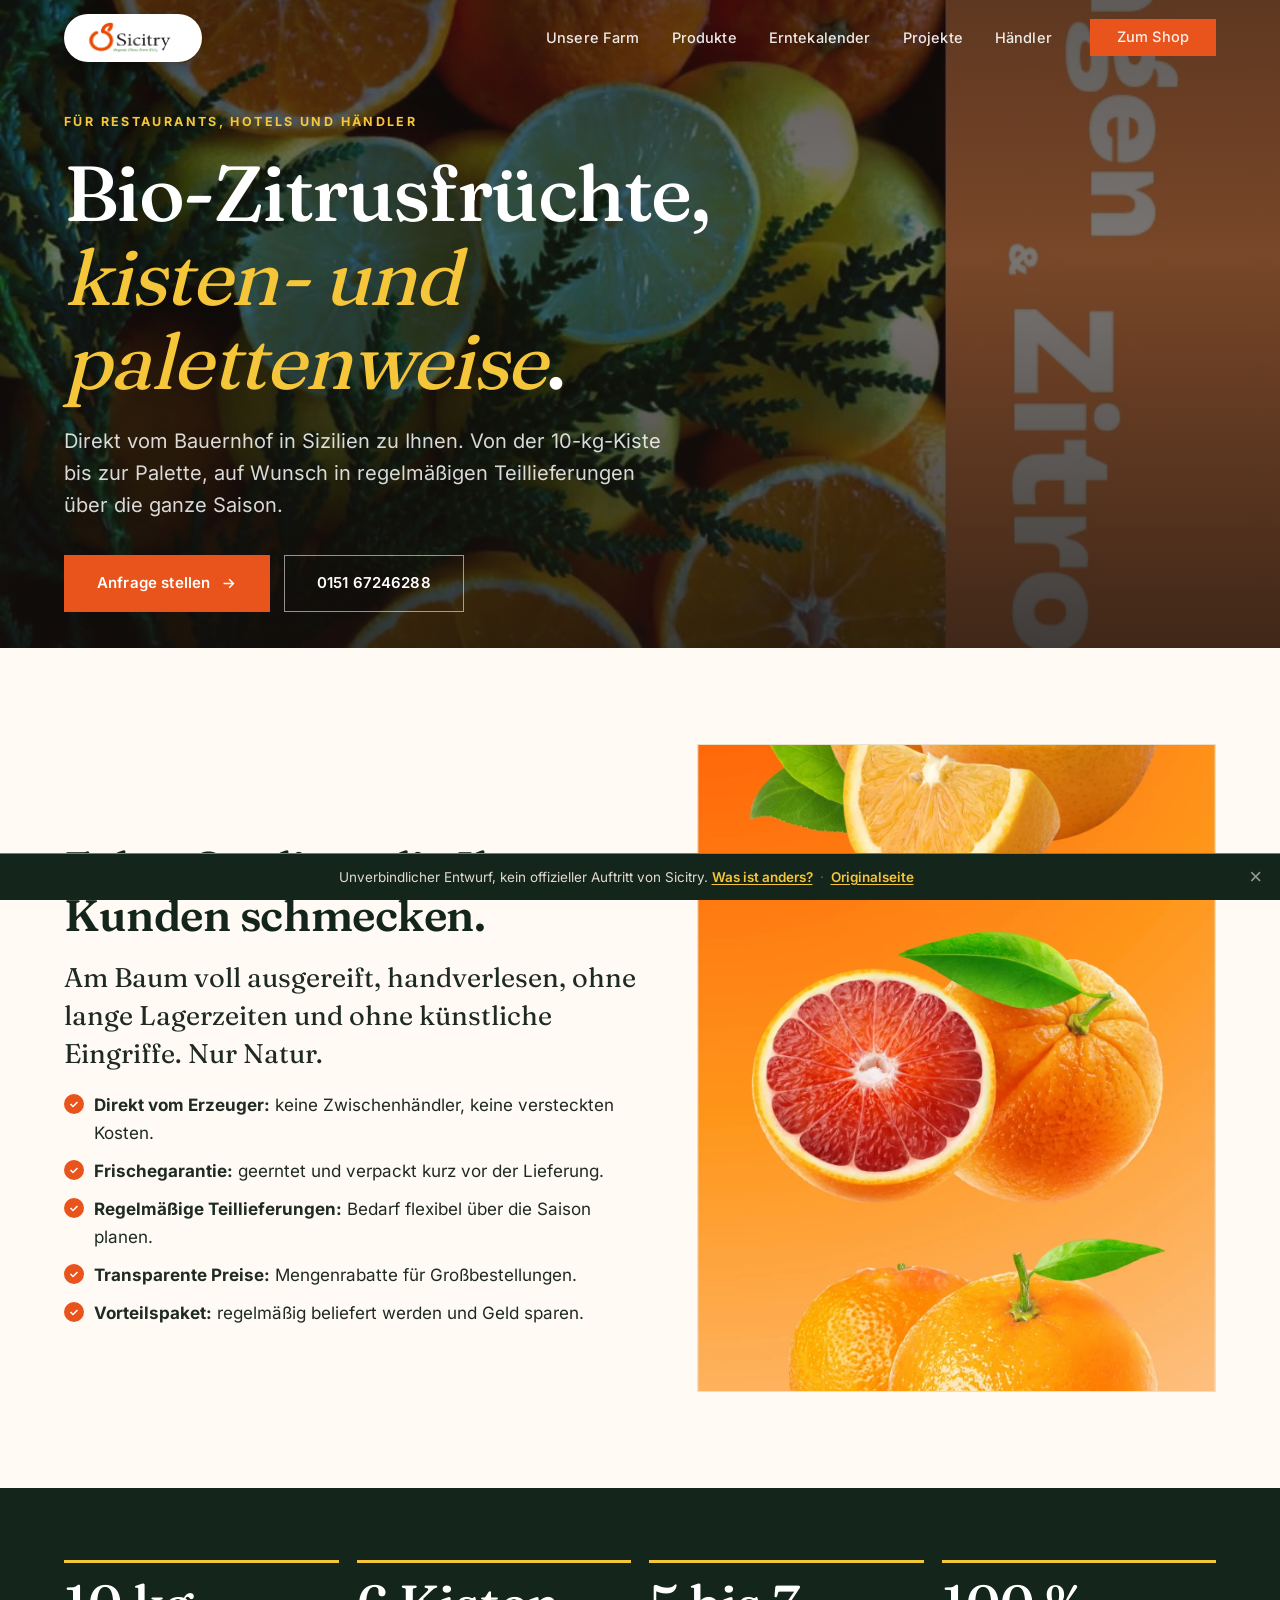
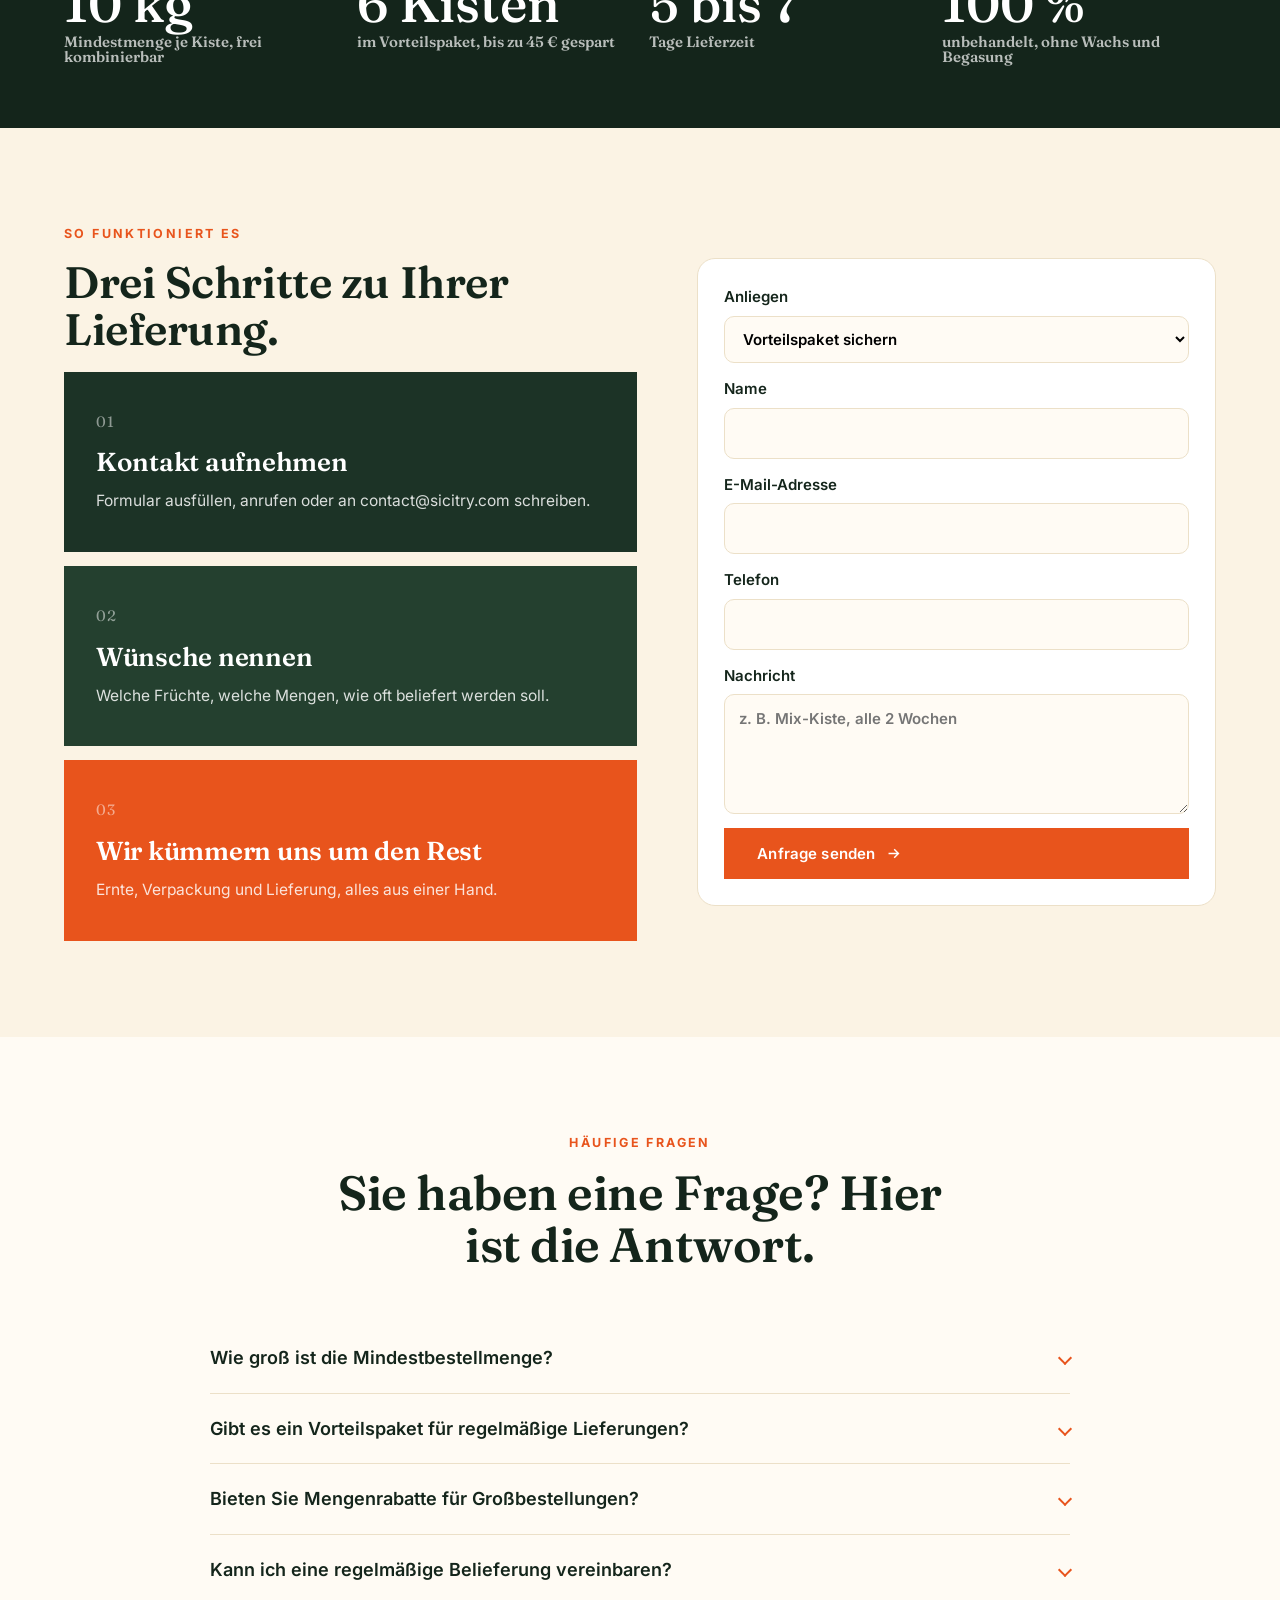
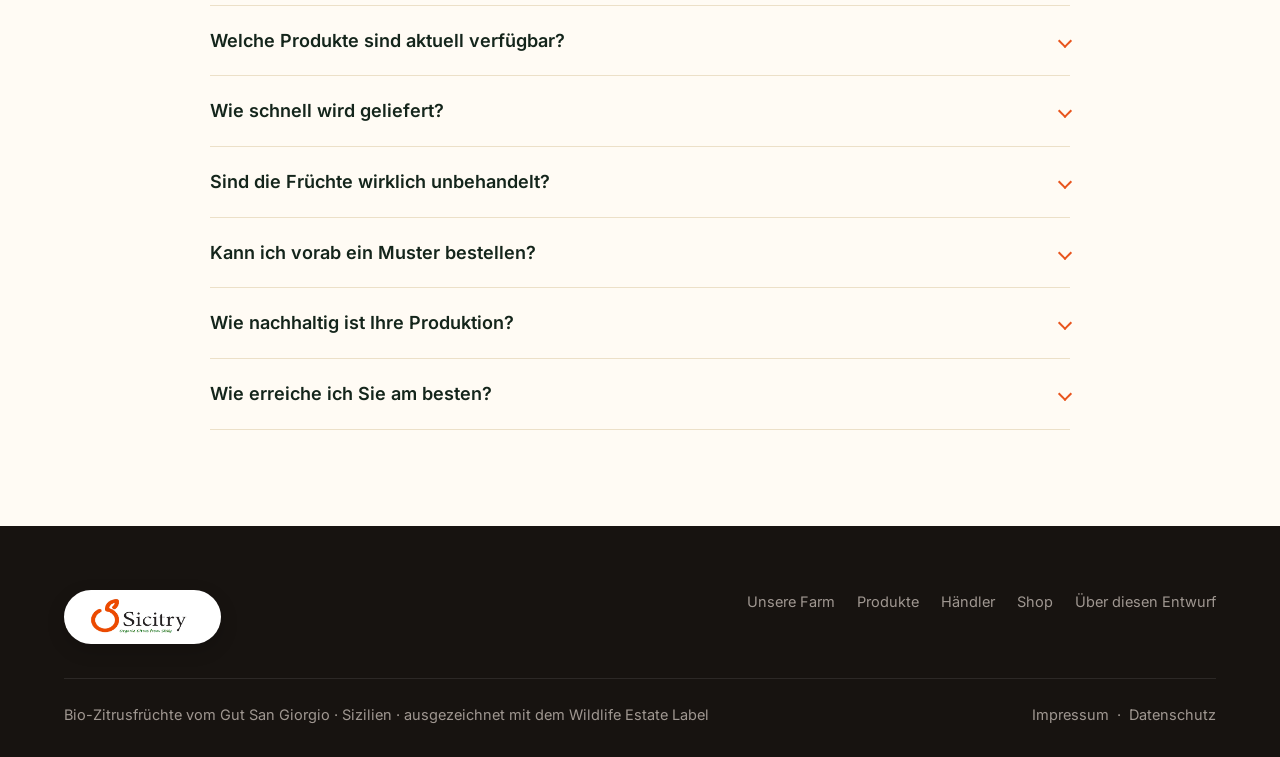
<file: haendler.html>
<!doctype html>
<html lang="de">
<head>
<meta charset="utf-8">
<meta name="viewport" content="width=device-width, initial-scale=1, viewport-fit=cover">
<meta name="robots" content="noindex, nofollow">
<title>Für Händler &amp; Gastronomie | Sicitry</title>
<meta name="description" content="Bio-Zitrusfrüchte in Großbestellung für Restaurants, Hotels und Händler: kisten- und palettenweise, mit regelmäßigen Teillieferungen über die ganze Saison.">
<link rel="stylesheet" href="css/site.css?v=1">
<link rel="stylesheet" href="css/sicitry.css?v=1">
<script type="application/ld+json">
{"@context":"https://schema.org","@type":"FAQPage","mainEntity":[
{"@type":"Question","name":"Wie groß ist die Mindestbestellmenge?","acceptedAnswer":{"@type":"Answer","text":"10 kg pro Kiste, frei zusammenstellbar aus den saisonalen Bio-Zitrusfrüchten."}},
{"@type":"Question","name":"Gibt es ein Vorteilspaket?","acceptedAnswer":{"@type":"Answer","text":"Ja, 6 x 10-kg-Kisten, bis zu 45 € gespart, Lieferung auf einmal oder zum Beispiel alle zwei Wochen."}},
{"@type":"Question","name":"Wie schnell wird geliefert?","acceptedAnswer":{"@type":"Answer","text":"In der Regel in etwa 5 bis 7 Tagen."}},
{"@type":"Question","name":"Sind die Früchte wirklich unbehandelt?","acceptedAnswer":{"@type":"Answer","text":"Ja, ohne künstliche Begasung oder Wachse, mit natürlicher Schale direkt vom Baum."}}]}
</script>
</head>
<body>
<a href="#inhalt" class="skip">Zum Inhalt springen</a>

<!-- #chrome:header -->
<header class="nav" id="nav">
  <div class="wrap">
    <a href="index.html#top" class="brand brand--logo" aria-label="Sicitry Startseite"><img src="media/Logo-Sisitry-.webp" alt="Sicitry, Organic Citrus from Sicily" width="882" height="283"></a>
    <nav class="nav__links" aria-label="Hauptnavigation">
      <a href="index.html#farm">Unsere Farm</a>
      <a href="index.html#produkte">Produkte</a>
      <a href="index.html#ernte">Erntekalender</a>
      <a href="index.html#projekte">Projekte</a>
      <a href="haendler.html">Händler</a>
      <a href="https://sicitry.com/shop/" class="btn nav__cta btn--primary" target="_blank" rel="noopener">Zum Shop</a>
    </nav>
    <button class="burger" id="burger" aria-label="Menü öffnen" aria-expanded="false"><span></span><span></span><span></span></button>
  </div>
</header>
<nav class="mmenu" id="mmenu" aria-label="Mobile Navigation" inert>
  <div class="mmenu__top">
    <a href="index.html#top" class="mmenu__logo brand--logo" aria-label="Sicitry Startseite"><img src="media/Logo-Sisitry-.webp" alt="Sicitry" width="882" height="283"></a>
    <button class="mmenu__x" id="mclose" aria-label="Menü schließen"></button>
  </div>
  <div class="mmenu__links">
    <a href="index.html#farm"><span class="n">01</span>Unsere Farm</a>
    <a href="index.html#produkte"><span class="n">02</span>Produkte</a>
    <a href="index.html#ernte"><span class="n">03</span>Erntekalender</a>
    <a href="index.html#projekte"><span class="n">04</span>Projekte</a>
    <a href="haendler.html"><span class="n">05</span>Händler</a>
  </div>
  <div class="mmenu__foot">
    <a class="btn btn--primary" href="https://sicitry.com/shop/" target="_blank" rel="noopener">Jetzt bestellen
      <svg viewBox="0 0 24 24" fill="none" stroke="currentColor" stroke-width="2"><path d="M5 12h14M13 6l6 6-6 6"/></svg></a>
    <div class="mmenu__contact">
      <a href="mailto:contact@sicitry.com"><svg viewBox="0 0 24 24" fill="none" stroke="currentColor" stroke-width="1.8"><rect x="3" y="5" width="18" height="14" rx="2"/><path d="m3 7 9 6 9-6"/></svg>contact@sicitry.com</a>
      <a href="tel:+4915167246288"><svg viewBox="0 0 24 24" fill="none" stroke="currentColor" stroke-width="1.8"><path d="M4 5c0 8 7 15 15 15v-3.5l-4-1.5-2 2a12 12 0 0 1-6-6l2-2L7.5 5H4Z"/></svg>0151 67246288</a>
    </div>
    <div class="mmenu__meta">Gut San Giorgio &middot; zwischen Ätna und Meer, Sizilien</div>
  </div>
</nav>
<!-- /#chrome:header -->

<section class="hero" id="top" style="min-height:72svh">
  <div class="hero__bg" id="heroBg" style="background-image:url('media/Beste-Orangen-Zitonen.webp')"></div>
  <div class="wrap">
    <div class="hero__inner">
      <div class="eyebrow hero__eyebrow h-anim">Für Restaurants, Hotels und Händler</div>
      <h1 class="h-anim">Bio-Zitrusfrüchte, <em>kisten- und palettenweise</em>.</h1>
      <p class="hero__sub h-anim">Direkt vom Bauernhof in Sizilien zu Ihnen. Von der 10-kg-Kiste bis zur Palette, auf Wunsch in regelmäßigen Teillieferungen über die ganze Saison.</p>
      <div class="hero__cta h-anim">
        <a href="#anfrage" class="btn btn--primary">Anfrage stellen
          <svg viewBox="0 0 24 24" fill="none" stroke="currentColor" stroke-width="2"><path d="M5 12h14M13 6l6 6-6 6"/></svg></a>
        <a href="tel:+4915167246288" class="btn btn--ghost">0151 67246288</a>
      </div>
    </div>
  </div>
</section>

<section class="section" id="inhalt">
  <div class="wrap split">
    <div>
      <div class="eyebrow reveal">Warum San Giorgio</div>
      <h2 class="reveal" style="font-size:clamp(28px,4.4vw,44px);color:var(--espresso);margin-top:14px">Echte Qualität, die Ihre Kunden schmecken.</h2>
      <p class="lead reveal" style="margin-top:20px">Am Baum voll ausgereift, handverlesen, ohne lange Lagerzeiten und ohne künstliche Eingriffe. Nur Natur.</p>
      <ul class="list-check reveal">
        <li><span><b>Direkt vom Erzeuger:</b> keine Zwischenhändler, keine versteckten Kosten.</span></li>
        <li><span><b>Frischegarantie:</b> geerntet und verpackt kurz vor der Lieferung.</span></li>
        <li><span><b>Regelmäßige Teillieferungen:</b> Bedarf flexibel über die Saison planen.</span></li>
        <li><span><b>Transparente Preise:</b> Mengenrabatte für Großbestellungen.</span></li>
        <li><span><b>Vorteilspaket:</b> regelmäßig beliefert werden und Geld sparen.</span></li>
      </ul>
    </div>
    <picture class="reveal"><img class="split__media" src="media/Orangen-Sicitry-scaled.webp" alt="Frisch geerntete Orangen von Sicitry" width="1200" height="900" loading="lazy" decoding="async" style="object-fit:cover"></picture>
  </div>
</section>

<section class="section section--espresso" style="padding-top:64px;padding-bottom:64px">
  <div class="wrap">
    <div class="stats">
      <div class="stat reveal"><b>10 kg</b><span>Mindestmenge je Kiste, frei kombinierbar</span></div>
      <div class="stat reveal"><b>6 Kisten</b><span>im Vorteilspaket, bis zu 45 € gespart</span></div>
      <div class="stat reveal"><b>5 bis 7</b><span>Tage Lieferzeit</span></div>
      <div class="stat reveal"><b>100 %</b><span>unbehandelt, ohne Wachs und Begasung</span></div>
    </div>
  </div>
</section>

<section class="section section--latte" id="anfrage">
  <div class="wrap split">
    <div class="reveal">
      <div class="eyebrow">So funktioniert es</div>
      <h2 style="font-size:clamp(28px,4.4vw,44px);color:var(--espresso);margin:14px 0 18px">Drei Schritte zu Ihrer Lieferung.</h2>
      <div class="svcs" style="grid-template-columns:1fr;gap:14px">
        <article class="svc"><div class="svc__n">01</div><h3>Kontakt aufnehmen</h3><p>Formular ausfüllen, anrufen oder an contact@sicitry.com schreiben.</p></article>
        <article class="svc"><div class="svc__n">02</div><h3>Wünsche nennen</h3><p>Welche Früchte, welche Mengen, wie oft beliefert werden soll.</p></article>
        <article class="svc"><div class="svc__n">03</div><h3>Wir kümmern uns um den Rest</h3><p>Ernte, Verpackung und Lieferung, alles aus einer Hand.</p></article>
      </div>
    </div>
    <form class="form reveal" action="mailto:contact@sicitry.com" method="post" enctype="text/plain">
      <label>Anliegen<select name="anliegen"><option>Vorteilspaket sichern</option><option>Individuelle Lieferungen</option><option>Großbestellung</option></select></label>
      <label>Name<input name="name" autocomplete="name" required></label>
      <label>E-Mail-Adresse<input type="email" name="email" autocomplete="email" required></label>
      <label>Telefon<input type="tel" name="telefon" autocomplete="tel"></label>
      <label>Nachricht<textarea name="nachricht" placeholder="z. B. Mix-Kiste, alle 2 Wochen"></textarea></label>
      <button class="btn btn--primary" type="submit">Anfrage senden
        <svg viewBox="0 0 24 24" fill="none" stroke="currentColor" stroke-width="2"><path d="M5 12h14M13 6l6 6-6 6"/></svg></button>
    </form>
  </div>
</section>

<section class="section" id="faq">
  <div class="wrap">
    <div class="shead center reveal">
      <div class="eyebrow">Häufige Fragen</div>
      <h2>Sie haben eine Frage? Hier ist die Antwort.</h2>
    </div>
    <div class="faq">
      <details class="reveal"><summary>Wie groß ist die Mindestbestellmenge?</summary><p>10 kg pro Kiste. Sie stellen die Kiste aus unseren saisonalen Bio-Zitrusfrüchten nach Wunsch zusammen.</p></details>
      <details class="reveal"><summary>Gibt es ein Vorteilspaket für regelmäßige Lieferungen?</summary><p>Ja: 6 x 10-kg-Kisten, bis zu 45 € gespart. Wählen Sie zwischen Zitrus-Mix-Kiste und Orangen-Kiste, und ob alles auf einmal oder zum Beispiel alle 2 Wochen kommt.</p></details>
      <details class="reveal"><summary>Bieten Sie Mengenrabatte für Großbestellungen?</summary><p>Ja, für Palettenmengen gibt es individuelle Rabatte. Rufen Sie an unter 0151 67246288.</p></details>
      <details class="reveal"><summary>Kann ich eine regelmäßige Belieferung vereinbaren?</summary><p>Absolut. Mit dem Vorteilspaket oder individuell geplanten Teillieferungen sind Sie die ganze Saison versorgt.</p></details>
      <details class="reveal"><summary>Welche Produkte sind aktuell verfügbar?</summary><p>Je nach Saison blonde Orangen, Blutorangen, Zitronen, Clementinen und Limetten, dazu Granatäpfel und Olivenöl.</p></details>
      <details class="reveal"><summary>Wie schnell wird geliefert?</summary><p>In der Regel in 5 bis 7 Tagen. Teillieferungen stimmen wir individuell mit Ihnen ab.</p></details>
      <details class="reveal"><summary>Sind die Früchte wirklich unbehandelt?</summary><p>Ja, zu 100 Prozent: ohne künstliche Begasung, ohne Wachs, mit natürlicher Schale direkt vom Baum.</p></details>
      <details class="reveal"><summary>Kann ich vorab ein Muster bestellen?</summary><p>Gern. Testen Sie zuerst eine kleinere Menge und überzeugen Sie sich von der Qualität.</p></details>
      <details class="reveal"><summary>Wie nachhaltig ist Ihre Produktion?</summary><p>Seit über 15 Jahren biologisch, darüber hinaus regenerativ. Ausgezeichnet mit dem Wildlife Estate Label.</p></details>
      <details class="reveal"><summary>Wie erreiche ich Sie am besten?</summary><p>Telefonisch unter 0151 67246288. Georg berät Sie persönlich.</p></details>
    </div>
  </div>
</section>

<!-- #chrome:footer -->
<footer class="foot">
  <div class="wrap">
    <div class="foot__top">
      <a href="index.html#top" class="brand brand--logo"><img src="media/Logo-Sisitry-.webp" alt="Sicitry" width="882" height="283"></a>
      <nav class="foot__nav" aria-label="Footer">
        <a href="index.html#farm">Unsere Farm</a>
        <a href="index.html#produkte">Produkte</a>
        <a href="haendler.html">Händler</a>
        <a href="https://sicitry.com/shop/" target="_blank" rel="noopener">Shop</a>
        <a href="hinweise.html">Über diesen Entwurf</a>
      </nav>
    </div>
    <div class="foot__bottom">
      <span>Bio-Zitrusfrüchte vom Gut San Giorgio &middot; Sizilien &middot; ausgezeichnet mit dem Wildlife Estate Label</span>
      <span><a href="https://sicitry.com/impressum/" target="_blank" rel="noopener">Impressum</a> &nbsp;&middot;&nbsp; <a href="https://sicitry.com/datenschutz/" target="_blank" rel="noopener">Datenschutz</a></span>
    </div>
  </div>
</footer>
<!-- /#chrome:footer -->

<!-- #chrome:demobar -->
<div class="demobar" id="demobar">
  <span>Unverbindlicher Entwurf, kein offizieller Auftritt von Sicitry. <a href="hinweise.html">Was ist anders?</a> <span class="demobar__sep">&middot;</span> <a href="https://sicitry.com/" target="_blank" rel="noopener">Originalseite</a></span>
  <button id="demoClose" aria-label="Hinweis schließen">&times;</button>
</div>
<!-- /#chrome:demobar -->

<script src="js/site.js?v=1"></script>
</body>
</html>
</file>
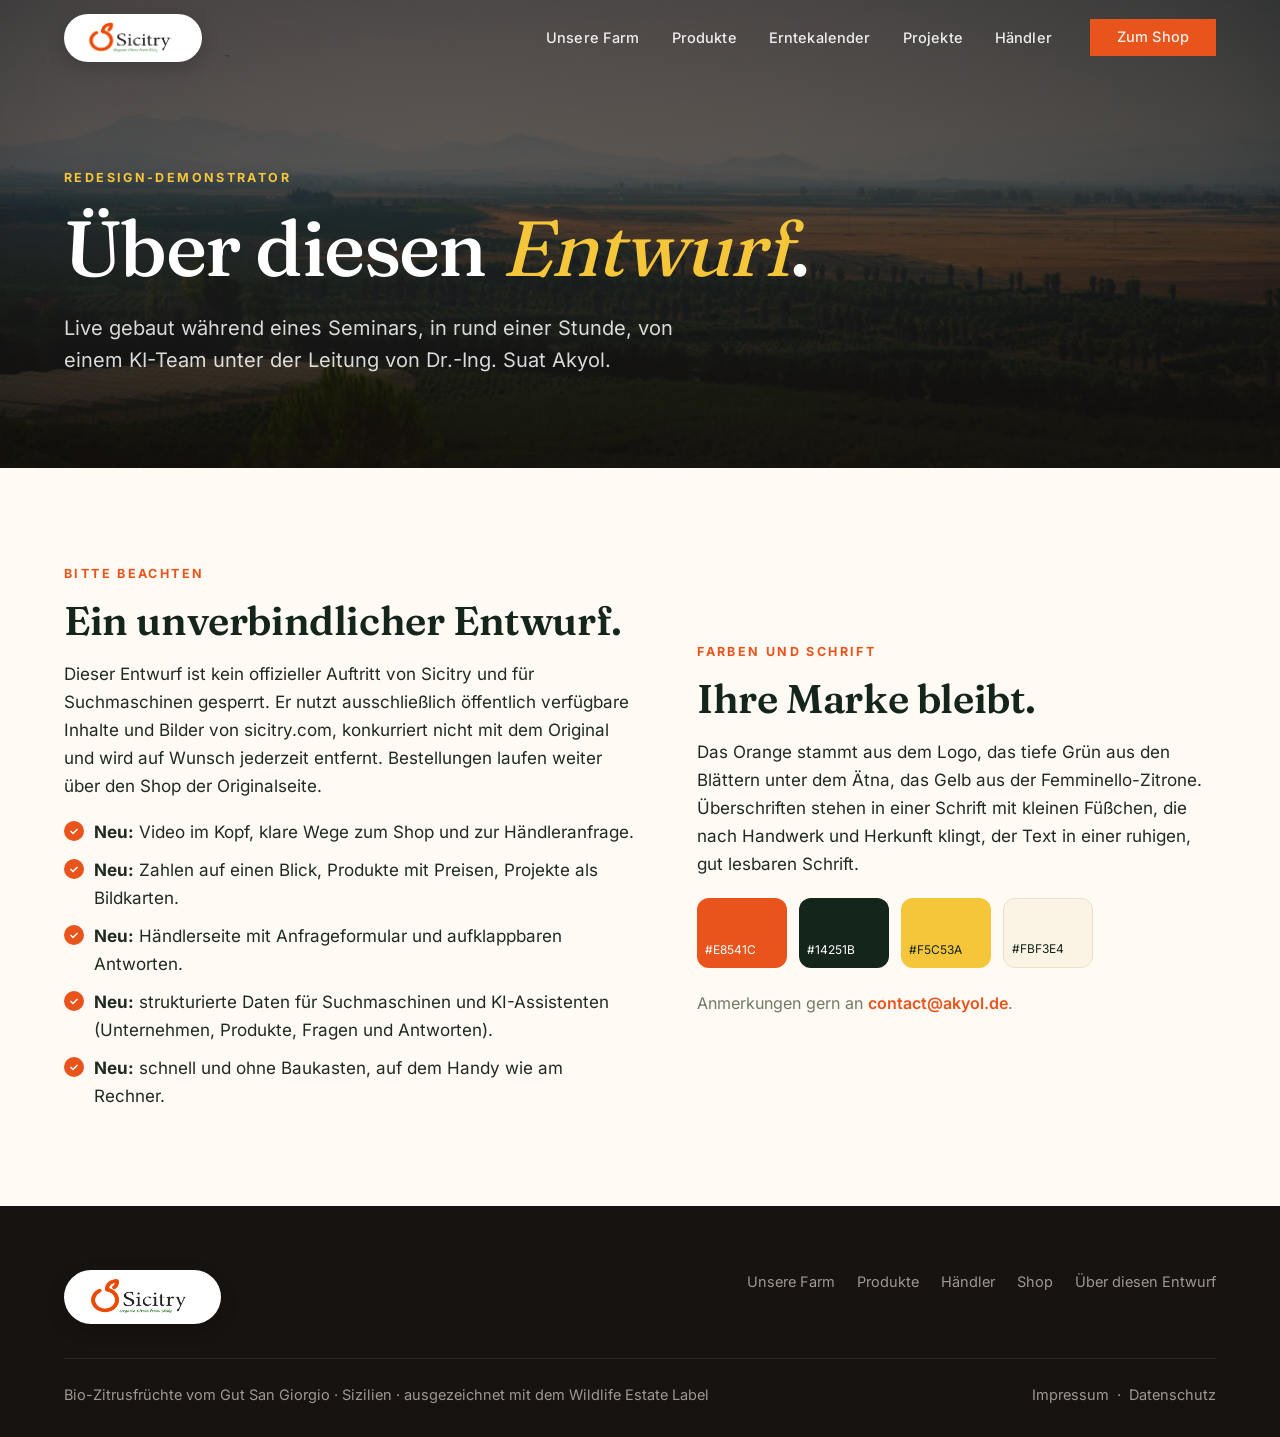
<file: hinweise.html>
<!doctype html>
<html lang="de">
<head>
<meta charset="utf-8">
<meta name="viewport" content="width=device-width, initial-scale=1, viewport-fit=cover">
<meta name="robots" content="noindex, nofollow">
<title>Über diesen Entwurf | Sicitry Redesign</title>
<link rel="stylesheet" href="css/site.css?v=1">
<link rel="stylesheet" href="css/sicitry.css?v=1">
</head>
<body>
<!-- #chrome:header -->
<header class="nav" id="nav">
  <div class="wrap">
    <a href="index.html#top" class="brand brand--logo" aria-label="Sicitry Startseite"><img src="media/Logo-Sisitry-.webp" alt="Sicitry, Organic Citrus from Sicily" width="882" height="283"></a>
    <nav class="nav__links" aria-label="Hauptnavigation">
      <a href="index.html#farm">Unsere Farm</a>
      <a href="index.html#produkte">Produkte</a>
      <a href="index.html#ernte">Erntekalender</a>
      <a href="index.html#projekte">Projekte</a>
      <a href="haendler.html">Händler</a>
      <a href="https://sicitry.com/shop/" class="btn nav__cta btn--primary" target="_blank" rel="noopener">Zum Shop</a>
    </nav>
    <button class="burger" id="burger" aria-label="Menü öffnen" aria-expanded="false"><span></span><span></span><span></span></button>
  </div>
</header>
<nav class="mmenu" id="mmenu" aria-label="Mobile Navigation" inert>
  <div class="mmenu__top">
    <a href="index.html#top" class="mmenu__logo brand--logo" aria-label="Sicitry Startseite"><img src="media/Logo-Sisitry-.webp" alt="Sicitry" width="882" height="283"></a>
    <button class="mmenu__x" id="mclose" aria-label="Menü schließen"></button>
  </div>
  <div class="mmenu__links">
    <a href="index.html#farm"><span class="n">01</span>Unsere Farm</a>
    <a href="index.html#produkte"><span class="n">02</span>Produkte</a>
    <a href="index.html#ernte"><span class="n">03</span>Erntekalender</a>
    <a href="index.html#projekte"><span class="n">04</span>Projekte</a>
    <a href="haendler.html"><span class="n">05</span>Händler</a>
  </div>
  <div class="mmenu__foot">
    <a class="btn btn--primary" href="https://sicitry.com/shop/" target="_blank" rel="noopener">Jetzt bestellen
      <svg viewBox="0 0 24 24" fill="none" stroke="currentColor" stroke-width="2"><path d="M5 12h14M13 6l6 6-6 6"/></svg></a>
    <div class="mmenu__contact">
      <a href="mailto:contact@sicitry.com"><svg viewBox="0 0 24 24" fill="none" stroke="currentColor" stroke-width="1.8"><rect x="3" y="5" width="18" height="14" rx="2"/><path d="m3 7 9 6 9-6"/></svg>contact@sicitry.com</a>
      <a href="tel:+4915167246288"><svg viewBox="0 0 24 24" fill="none" stroke="currentColor" stroke-width="1.8"><path d="M4 5c0 8 7 15 15 15v-3.5l-4-1.5-2 2a12 12 0 0 1-6-6l2-2L7.5 5H4Z"/></svg>0151 67246288</a>
    </div>
    <div class="mmenu__meta">Gut San Giorgio &middot; zwischen Ätna und Meer, Sizilien</div>
  </div>
</nav>
<!-- /#chrome:header -->

<section class="hero" style="min-height:52svh">
  <div class="hero__bg" id="heroBg" style="background-image:url('media/Wo-der-Etna-seine-Fruechte-traegt-1.webp')"></div>
  <div class="wrap">
    <div class="hero__inner">
      <div class="eyebrow hero__eyebrow h-anim">Redesign-Demonstrator</div>
      <h1 class="h-anim">Über diesen <em>Entwurf</em>.</h1>
      <p class="hero__sub h-anim">Live gebaut während eines Seminars, in rund einer Stunde, von einem KI-Team unter der Leitung von Dr.-Ing. Suat Akyol.</p>
    </div>
  </div>
</section>

<section class="section">
  <div class="wrap split">
    <div class="reveal">
      <div class="eyebrow">Bitte beachten</div>
      <h2 style="font-size:clamp(26px,4vw,40px);color:var(--espresso);margin:14px 0 18px">Ein unverbindlicher Entwurf.</h2>
      <p>Dieser Entwurf ist kein offizieller Auftritt von Sicitry und für Suchmaschinen gesperrt. Er nutzt ausschließlich öffentlich verfügbare Inhalte und Bilder von sicitry.com, konkurriert nicht mit dem Original und wird auf Wunsch jederzeit entfernt. Bestellungen laufen weiter über den Shop der Originalseite.</p>
      <ul class="list-check">
        <li><span><b>Neu:</b> Video im Kopf, klare Wege zum Shop und zur Händleranfrage.</span></li>
        <li><span><b>Neu:</b> Zahlen auf einen Blick, Produkte mit Preisen, Projekte als Bildkarten.</span></li>
        <li><span><b>Neu:</b> Händlerseite mit Anfrageformular und aufklappbaren Antworten.</span></li>
        <li><span><b>Neu:</b> strukturierte Daten für Suchmaschinen und KI-Assistenten (Unternehmen, Produkte, Fragen und Antworten).</span></li>
        <li><span><b>Neu:</b> schnell und ohne Baukasten, auf dem Handy wie am Rechner.</span></li>
      </ul>
    </div>
    <div class="reveal">
      <div class="eyebrow">Farben und Schrift</div>
      <h2 style="font-size:clamp(26px,4vw,40px);color:var(--espresso);margin:14px 0 18px">Ihre Marke bleibt.</h2>
      <p>Das Orange stammt aus dem Logo, das tiefe Grün aus den Blättern unter dem Ätna, das Gelb aus der Femminello-Zitrone. Überschriften stehen in einer Schrift mit kleinen Füßchen, die nach Handwerk und Herkunft klingt, der Text in einer ruhigen, gut lesbaren Schrift.</p>
      <div style="display:flex;gap:12px;margin-top:20px;flex-wrap:wrap">
        <span style="width:90px;height:70px;border-radius:12px;background:#e8541c;color:#fff;display:flex;align-items:flex-end;padding:8px;font-size:12px">#E8541C</span>
        <span style="width:90px;height:70px;border-radius:12px;background:#14251b;color:#fff;display:flex;align-items:flex-end;padding:8px;font-size:12px">#14251B</span>
        <span style="width:90px;height:70px;border-radius:12px;background:#f5c53a;color:#14251b;display:flex;align-items:flex-end;padding:8px;font-size:12px">#F5C53A</span>
        <span style="width:90px;height:70px;border-radius:12px;background:#fbf3e4;color:#14251b;display:flex;align-items:flex-end;padding:8px;font-size:12px;border:1px solid #ece0c8">#FBF3E4</span>
      </div>
      <p class="muted" style="margin-top:22px">Anmerkungen gern an <a href="mailto:contact@akyol.de" style="color:var(--mocha);font-weight:600">contact@akyol.de</a>.</p>
    </div>
  </div>
</section>

<!-- #chrome:footer -->
<footer class="foot">
  <div class="wrap">
    <div class="foot__top">
      <a href="index.html#top" class="brand brand--logo"><img src="media/Logo-Sisitry-.webp" alt="Sicitry" width="882" height="283"></a>
      <nav class="foot__nav" aria-label="Footer">
        <a href="index.html#farm">Unsere Farm</a>
        <a href="index.html#produkte">Produkte</a>
        <a href="haendler.html">Händler</a>
        <a href="https://sicitry.com/shop/" target="_blank" rel="noopener">Shop</a>
        <a href="hinweise.html">Über diesen Entwurf</a>
      </nav>
    </div>
    <div class="foot__bottom">
      <span>Bio-Zitrusfrüchte vom Gut San Giorgio &middot; Sizilien &middot; ausgezeichnet mit dem Wildlife Estate Label</span>
      <span><a href="https://sicitry.com/impressum/" target="_blank" rel="noopener">Impressum</a> &nbsp;&middot;&nbsp; <a href="https://sicitry.com/datenschutz/" target="_blank" rel="noopener">Datenschutz</a></span>
    </div>
  </div>
</footer>
<!-- /#chrome:footer -->

<script src="js/site.js?v=1"></script>
</body>
</html>
</file>
<file: css/site.css>
/* =========================================================================
   Cafe Trotzdem - Redesign-Demonstrator
   Vanilla CSS. Coral-Akzent (#fb5849) der Originalseite beibehalten.
   Schriften self-hosted (Fraunces Display + Inter Body), kein Google-CDN.
   ========================================================================= */

@font-face{font-family:'Fraunces';src:url('../font/fraunces.woff2') format('woff2');font-weight:300 700;font-style:normal;font-display:swap}
@font-face{font-family:'Inter';src:url('../font/inter.woff2') format('woff2');font-weight:300 700;font-style:normal;font-display:swap}

:root{
  --espresso:#1e1a18;   /* dunkle Sektionen, Hero, Footer, Text-Headings */
  --roast:#2a2320;      /* Service-Karte 1 */
  --bark:#3a302b;       /* Service-Karte 2 */
  --mocha:#fb5849;      /* AKZENT (Original-Coral): CTA, Eyebrow, Punkt */
  --mocha-d:#e23f31;    /* Akzent dunkler (Hover) */
  --caramel:#e8a15d;    /* warmes Gold-Sekundaer (Hero-Kursiv, Eyebrow auf dunkel) */
  --crema:#ecdfd0;      /* helles Warm */
  --latte:#f4ece2;      /* Sektions-BG hell-warm */
  --cream:#fcf8f3;      /* Grund-BG off-white */
  --ink:#2a211d;        /* Fliesstext auf hell */
  --muted:#8a7a6e;      /* gedaempfter Warmton */
  --line:#e8ddd0;       /* Haarlinie */
  --white:#fff;
  --wrap:1200px;
  --ease:cubic-bezier(.22,1,.36,1);
  --nav-h:76px;
}

*,*::before,*::after{box-sizing:border-box}
html{-webkit-text-size-adjust:100%;scroll-behavior:smooth}
html,*{-webkit-tap-highlight-color:transparent}
body{
  margin:0;background:var(--cream);color:var(--ink);
  font-family:'Inter',system-ui,-apple-system,Segoe UI,sans-serif;
  font-size:17px;line-height:1.65;font-weight:400;
  -webkit-font-smoothing:antialiased;text-rendering:optimizeLegibility;
  overflow-x:clip;overflow-wrap:break-word;
}
::selection{background:rgba(251,88,73,.20)}::-moz-selection{background:rgba(251,88,73,.20)}
img{max-width:100%;height:auto;display:block}
a{color:inherit;text-decoration:none}
h1,h2,h3{font-family:'Fraunces',Georgia,serif;font-weight:600;line-height:1.08;letter-spacing:-.01em;margin:0}
p{margin:0 0 1rem}
.wrap{width:100%;max-width:var(--wrap);margin:0 auto;padding:0 24px}
.section{padding:96px 0}
.eyebrow{font-family:'Inter';font-weight:700;font-size:12.5px;letter-spacing:.19em;text-transform:uppercase;color:var(--mocha)}
.dot{color:var(--mocha)}
.sr-only{position:absolute;width:1px;height:1px;padding:0;margin:-1px;overflow:hidden;clip:rect(0,0,0,0);border:0}
.skip{position:absolute;left:-9999px;top:0;background:var(--espresso);color:#fff;padding:10px 16px;z-index:200}
.skip:focus{left:12px;top:12px}

/* ---- Buttons ---- */
.btn{display:inline-flex;align-items:center;gap:.6rem;font-family:'Inter';font-weight:600;font-size:15px;
  letter-spacing:.01em;padding:15px 32px;border:1px solid transparent;cursor:pointer;
  transition:background .25s var(--ease),border-color .25s var(--ease),color .25s var(--ease)}
.btn--primary{background:var(--mocha);color:#fff}
.btn--primary:hover{background:var(--mocha-d)}
.btn--ghost{background:transparent;border-color:rgba(255,255,255,.55);color:#fff}
.btn--ghost:hover{background:rgba(255,255,255,.14);border-color:#fff}
.btn--dark{background:var(--espresso);color:#fff}
.btn--dark:hover{background:var(--roast)}
.btn svg{width:17px;height:17px;flex:none}

/* ---- Navigation ---- */
.nav{position:fixed;top:0;left:0;right:0;z-index:140;height:var(--nav-h);display:flex;align-items:center;
  transition:background .3s var(--ease),box-shadow .3s var(--ease),border-color .3s var(--ease);
  border-bottom:1px solid transparent}
.nav .wrap{display:flex;align-items:center;justify-content:space-between}
.brand{font-family:'Fraunces';font-weight:600;font-size:22px;letter-spacing:.01em;color:#fff;
  display:inline-flex;align-items:baseline;gap:.4rem;transition:color .3s var(--ease),transform .28s var(--ease);transform-origin:center center}
.brand:hover{transform:scale(1.06)}
.brand b{font-weight:600}.brand .sep{color:var(--mocha)}
.brand .cafe{font-family:'Inter';font-weight:600;font-size:12px;letter-spacing:.22em;text-transform:uppercase;color:var(--caramel);align-self:center}
.nav__links{display:flex;align-items:center;gap:32px}
.nav__links a{font-size:14.5px;font-weight:500;color:rgba(255,255,255,.9);letter-spacing:.01em;position:relative;padding:4px 0}
.nav__links a::after{content:"";position:absolute;left:0;right:100%;bottom:-2px;height:1.5px;background:var(--mocha);transition:right .3s var(--ease)}
.nav__links a:hover::after,.nav__links a.active::after{right:0}
.nav__cta{margin-left:6px}
/* WICHTIG: .nav__links a (0,1,1) ueberschreibt sonst das .btn-Padding (0,1,0) -> Text klebt an den Kanten.
   Padding des Nav-CTA-Buttons deshalb mit hoeherer Spezifitaet setzen, Unterstrich unterdruecken. */
.nav__links a.nav__cta{padding:10px 26px;line-height:1}
.nav__links a.nav__cta::after{display:none}
/* solid: bei Scroll ODER auf Subpages ohne Hero (body.sub) */
.nav.scrolled,body.sub .nav{background:var(--cream);border-bottom-color:var(--line);box-shadow:0 1px 0 rgba(0,0,0,.02)}
.nav.scrolled .brand,body.sub .nav .brand{color:var(--espresso)}
.nav.scrolled .nav__links a,body.sub .nav .nav__links a{color:var(--ink)}
.nav.scrolled .nav__cta,body.sub .nav .nav__cta{background:var(--mocha);color:#fff;border-color:transparent}
.nav.scrolled .brand .cafe,body.sub .nav .brand .cafe{color:var(--mocha)}
/* Menue offen: Header-Leiste blendet komplett aus (Logo + X leben im Panel) */
.nav.menu-open{opacity:0;visibility:hidden;pointer-events:none;transition:opacity .25s var(--ease),visibility .25s}
.nav.scrolled .burger span,body.sub .nav .burger span{background:var(--espresso)}
.burger{display:none;width:44px;height:44px;background:none;border:0;cursor:pointer;flex-direction:column;justify-content:center;gap:5px;padding:0}
.burger span{display:block;height:2px;width:24px;background:#fff;margin:0 auto;transition:background .3s var(--ease)}

/* ---- Mobile menu: Vollglas-Panel von rechts, Header weg, Logo+X im Panel ---- */
.mmenu{position:fixed;inset:0;z-index:145;
  background:rgba(30,26,24,.86);backdrop-filter:blur(22px) saturate(140%);-webkit-backdrop-filter:blur(22px) saturate(140%);
  display:flex;flex-direction:column;padding:18px 28px 28px;
  transform:translateX(100%);transition:transform .42s var(--ease);
  height:100lvh;overflow-y:auto;overscroll-behavior:contain}
.mmenu.open{transform:translateX(0)}
.mmenu__top{display:flex;align-items:center;justify-content:space-between;min-height:calc(var(--nav-h) - 18px);flex:none}
.mmenu__logo{font-family:'Fraunces';font-weight:600;font-size:22px;color:#fff;display:inline-flex;align-items:baseline;gap:.4rem}
.mmenu__logo .cafe{font-family:'Inter';font-weight:600;font-size:12px;letter-spacing:.22em;text-transform:uppercase;color:var(--caramel);align-self:center}
.mmenu__x{position:relative;width:44px;height:44px;background:none;border:0;cursor:pointer;flex:none;transition:transform .3s var(--ease)}
.mmenu__x::before,.mmenu__x::after{content:"";position:absolute;left:11px;right:11px;top:21px;height:2px;background:#fff;border-radius:2px;transition:background .2s var(--ease)}
.mmenu__x::before{transform:rotate(45deg)}
.mmenu__x::after{transform:rotate(-45deg)}
.mmenu__x:hover{transform:rotate(90deg)}
.mmenu__x:hover::before,.mmenu__x:hover::after{background:var(--mocha)}
.mmenu__links{display:flex;flex-direction:column;flex:1;justify-content:center;padding:10px 0}
.mmenu__links a{position:relative;display:flex;align-items:baseline;gap:16px;font-family:'Fraunces';font-size:clamp(26px,7.4vw,34px);color:rgba(255,255,255,.9);
  padding:15px 0;border-bottom:1px solid rgba(255,255,255,.1);
  transition:color .25s var(--ease),padding-left .25s var(--ease)}
.mmenu__links a .n{font-family:'Inter';font-size:12px;font-weight:700;letter-spacing:.08em;color:var(--caramel);flex:none;transform:translateY(-5px);transition:color .25s var(--ease)}
.mmenu__links a:hover,.mmenu__links a:focus-visible,.mmenu__links a.active{color:#fff;padding-left:12px}
.mmenu__links a:hover .n,.mmenu__links a.active .n{color:var(--mocha)}
.mmenu__links a:last-child{border-bottom:0}  /* keine Doppellinie zum Fuss-Block (der hat border-top) */
.mmenu.open .mmenu__links a{animation:mIn .5s var(--ease) both}
.mmenu.open .mmenu__links a:nth-child(1){animation-delay:.10s}
.mmenu.open .mmenu__links a:nth-child(2){animation-delay:.16s}
.mmenu.open .mmenu__links a:nth-child(3){animation-delay:.22s}
.mmenu.open .mmenu__links a:nth-child(4){animation-delay:.28s}
.mmenu.open .mmenu__links a:nth-child(5){animation-delay:.34s}
@keyframes mIn{from{opacity:0;transform:translateX(20px)}to{opacity:1;transform:none}}
.mmenu__foot{flex:none;padding-top:22px;border-top:1px solid rgba(255,255,255,.12)}
.mmenu__foot .btn{width:100%;justify-content:center}
.mmenu__contact{display:grid;grid-template-columns:1fr 1fr;gap:10px;margin-top:14px}  /* symmetrisch, gleiche Breite, fuellt wie der CTA darueber */
.mmenu__contact a{display:inline-flex;align-items:center;justify-content:center;gap:8px;color:rgba(255,255,255,.85);font-size:14px;font-weight:500;
  border:1px solid rgba(255,255,255,.2);padding:10px 15px;transition:background .2s var(--ease),border-color .2s var(--ease),color .2s var(--ease)}
.mmenu__contact a:hover{background:rgba(255,255,255,.1);border-color:#fff;color:#fff}
.mmenu__contact a svg{width:16px;height:16px;color:var(--caramel);flex:none}
.mmenu__meta{margin-top:16px;color:rgba(255,255,255,.5);font-size:13px}

/* ---- Hero ---- */
.hero{position:relative;min-height:100svh;display:flex;align-items:center;overflow:hidden;background:var(--espresso)}
.hero__bg{position:absolute;top:-16%;left:0;right:0;height:132%;z-index:0;background-size:cover;background-position:center;will-change:transform;backface-visibility:hidden;
  background-image:url('../media/hero.webp')}
@media(max-width:700px){.hero__bg{background-image:url('../media/hero-mob.webp')}}
.hero__bg::after{content:"";position:absolute;inset:0;
  background:linear-gradient(180deg,rgba(18,13,11,.72) 0%,rgba(24,17,14,.58) 42%,rgba(20,15,12,.88) 100%)}
.hero .wrap{position:relative;z-index:1;padding-top:var(--nav-h)}
.hero__inner{max-width:840px}
.hero h1{color:#fff;font-size:clamp(40px,7vw,78px);font-weight:500;letter-spacing:-.02em;margin:18px 0 0}
.hero h1 em{font-style:italic;font-weight:400;color:var(--caramel)}
.hero__sub{color:rgba(255,255,255,.84);font-size:clamp(17px,2.1vw,20px);max-width:620px;margin:22px 0 0;line-height:1.6}
.hero__cta{display:flex;flex-wrap:wrap;gap:14px;margin-top:34px}
.hero__eyebrow{color:var(--caramel)}
/* Kontakt-Ribbon unter Hero-Text */
.ribbon{position:relative;z-index:1;margin-top:44px;display:flex;flex-wrap:wrap;gap:14px 30px;
  padding-top:22px;border-top:1px solid rgba(255,255,255,.16)}
.ribbon span{display:inline-flex;align-items:center;gap:9px;color:rgba(255,255,255,.82);font-size:14.5px;font-weight:500}
.ribbon svg{width:16px;height:16px;color:var(--caramel);flex:none}
.ribbon__track{display:flex;flex-wrap:wrap;gap:14px 30px}
/* Mobil: Ribbon wird zum schiebbaren Auto-Marquee (JS baut den Track + Klone) */
@media(max-width:700px){
  .ribbon{flex-wrap:nowrap;overflow:hidden;touch-action:pan-y;
    -webkit-mask-image:linear-gradient(90deg,transparent,#000 7%,#000 93%,transparent);
            mask-image:linear-gradient(90deg,transparent,#000 7%,#000 93%,transparent)}
  .ribbon__track{flex-wrap:nowrap;gap:0;will-change:transform}
  .ribbon__track span{flex:none;padding-right:30px}
}

/* ---- generische Sektionsbausteine ---- */
.section--latte{background:var(--latte)}
.section--espresso{background:var(--espresso);color:#f3e9e0}
.shead{max-width:660px;margin:0 0 52px}
.shead.center{margin-left:auto;margin-right:auto;text-align:center}
.shead h2{font-size:clamp(30px,4.6vw,48px);margin-top:14px;color:var(--espresso)}
.section--espresso .shead h2{color:#fff}
.shead p{color:var(--muted);font-size:18px;margin-top:16px}
.section--espresso .shead p{color:rgba(243,233,224,.72)}

/* Intro / Split */
.split{display:grid;grid-template-columns:1.05fr .95fr;gap:60px;align-items:center}
.split__media{position:relative;aspect-ratio:4/5;background:var(--crema) center/cover;border:1px solid var(--line)}
.lead{font-family:'Fraunces';font-size:clamp(22px,2.6vw,27px);font-weight:400;line-height:1.4;color:var(--roast)}
.split p{color:var(--ink)}
.split .muted{color:var(--muted);font-size:16px}

/* Feature-Karten */
.features{display:grid;grid-template-columns:repeat(3,1fr);gap:26px}
.feature{background:var(--cream);border:1px solid var(--line);padding:34px 30px;
  transition:border-color .3s var(--ease),background .3s var(--ease)}
.section--latte .feature{background:var(--white)}
.feature:hover{border-color:var(--mocha)}
.feature__ic{width:46px;height:46px;color:var(--mocha);margin-bottom:20px}
.feature h3{font-size:22px;color:var(--espresso);margin-bottom:10px}
.feature p{color:var(--muted);font-size:15.5px;margin:0}

/* Leistungen / Angebote (3 grosse Karten) */
.svcs{display:grid;grid-template-columns:repeat(3,1fr);gap:26px}
.svc{position:relative;padding:38px 32px;background:var(--roast);color:#f3e9e0;overflow:hidden;
  transition:transform .3s var(--ease)}
.svc:nth-child(2){background:var(--bark)}
.svc:nth-child(3){background:var(--mocha)}
.svc__n{font-family:'Fraunces';font-size:15px;color:rgba(255,255,255,.5);letter-spacing:.05em}
.svc h3{font-size:26px;color:#fff;margin:14px 0 12px}
.svc p{color:rgba(255,255,255,.84);font-size:15.5px;margin:0}

/* Speisekarte-Menue */
.menu{display:grid;grid-template-columns:1.1fr .9fr;gap:56px;align-items:center}
.menu__list{display:grid;gap:0}
.mrow{display:flex;align-items:baseline;gap:16px;padding:16px 0;border-top:1px solid var(--line)}
.mrow:last-child{border-bottom:1px solid var(--line)}
.mrow b{font-family:'Fraunces';font-weight:600;font-size:20px;color:var(--espresso);white-space:nowrap}
.mrow .lead-dots{flex:1;border-bottom:1px dotted var(--line);transform:translateY(-4px)}
.mrow span{color:var(--muted);font-size:14.5px;text-align:right}
.menu__aside{background:var(--espresso);color:#f3e9e0;padding:40px 34px}
.menu__aside .eyebrow{color:var(--caramel)}
.menu__aside h3{font-family:'Fraunces';color:#fff;font-size:27px;margin:12px 0 14px}
.menu__aside p{color:rgba(243,233,224,.8);font-size:15.5px}

/* Anlaesse / Tags */
.tags{display:flex;flex-wrap:wrap;gap:12px;margin-top:8px}
.tag{border:1px solid var(--line);background:var(--white);color:var(--roast);padding:11px 20px;font-size:15px;font-weight:500;
  transition:border-color .25s var(--ease),color .25s var(--ease)}
.tag:hover{border-color:var(--mocha);color:var(--mocha)}

/* Kontakt / CTA */
.cta{text-align:center;max-width:700px;margin:0 auto}
.cta h2{font-size:clamp(32px,5vw,54px);color:#fff}
.cta p{color:rgba(243,233,224,.78);font-size:19px;margin:18px 0 30px}
.cta__row{display:flex;flex-wrap:wrap;gap:14px;justify-content:center}
.cta__mail{display:inline-flex;align-items:center;gap:10px;color:var(--caramel);font-family:'Fraunces';font-size:clamp(21px,3vw,29px);margin-top:30px}
.cta__meta{display:flex;flex-wrap:wrap;gap:10px 34px;justify-content:center;margin-top:34px;color:rgba(243,233,224,.7);font-size:15px}
.cta__meta b{color:#fff;font-weight:600}

/* Footer */
.foot{background:#171310;color:rgba(243,233,224,.62);padding:64px 0 30px;font-size:14.5px}
.foot__top{display:flex;flex-wrap:wrap;justify-content:space-between;gap:30px;padding-bottom:34px;border-bottom:1px solid rgba(255,255,255,.09)}
.foot .brand{color:#fff}
.foot__nav{display:flex;flex-wrap:wrap;gap:22px}
.foot__nav a:hover{color:var(--caramel)}
.foot__bottom{display:flex;flex-wrap:wrap;justify-content:space-between;gap:12px;padding-top:24px}
.foot__bottom a:hover{color:var(--caramel)}

/* Reveal-on-scroll */
.reveal{opacity:0;transform:translateY(22px);transition:opacity .7s var(--ease),transform .7s var(--ease)}
.reveal.in{opacity:1;transform:none}

/* Hero-Eingangsanimation: themengerecht (warmes, ruhiges Aufsteigen), gestaffelt.
   LCP-sicher: die H1 animiert NUR transform (kein opacity-Gate), malt also sofort. */
@keyframes heroUp{from{opacity:0;transform:translateY(22px)}to{opacity:1;transform:none}}
@keyframes heroRise{from{transform:translateY(26px)}to{transform:none}}
.hero .h-anim{animation:heroUp .7s var(--ease) both}
.hero h1.h-anim{animation:heroRise .85s var(--ease) both}
.hero .hero__eyebrow.h-anim{animation-delay:.06s}
.hero h1.h-anim{animation-delay:.14s}
.hero .hero__sub.h-anim{animation-delay:.28s}
.hero .hero__cta.h-anim{animation-delay:.40s}
.hero .ribbon.h-anim{animation-delay:.52s}

/* ---- Responsive ---- */
@media(max-width:1023px){
  .nav__links{display:none}
  .burger{display:flex}
  .split,.menu{grid-template-columns:1fr;gap:36px}
  .split__media{aspect-ratio:16/10;order:-1}
  .features,.svcs{grid-template-columns:1fr}
  .section{padding:64px 0}
  .menu__aside{order:-1}
}
@media(max-width:560px){
  body{font-size:16px}
  .section{padding:52px 0}
  .wrap{padding:0 20px}
  .hero__cta .btn,.cta__row .btn{width:100%;justify-content:center}
  .shead{margin-bottom:36px}
  /* Hero-H1 kleiner, damit lange Woerter (Gastfreundschaft) nicht mitten im Wort brechen */
  .hero h1{font-size:clamp(29px,8vw,42px)}
  /* Menue-/Zeiten-Zeilen stapeln: langer Name + rechte Beschreibung sprengen sonst den Viewport */
  .mrow{flex-direction:column;align-items:flex-start;gap:3px;padding:13px 0}
  .mrow b{white-space:normal}
  .mrow .lead-dots{display:none}
  .mrow span{text-align:left}
}
@media(prefers-reduced-motion:reduce){
  *,*::before,*::after{animation:none!important;transition:none!important;scroll-behavior:auto!important}
  .reveal{opacity:1;transform:none}
  .hero__bg{transform:none!important}
}
@media (hover:none),(pointer:coarse){
  .brand:hover{transform:none}
  .feature:hover,.tag:hover{border-color:var(--line)}
}

/* ---- Galerie ---- */
/* 3 Spalten + 2x2-Feature = 6 Bilder gehen als Mosaik voll auf (keine Einzel-Kachel) */
.gallery{display:grid;grid-template-columns:repeat(3,1fr);gap:14px}
.gallery picture{display:block;overflow:hidden;border:1px solid var(--line);position:relative;cursor:pointer}
.gallery img{width:100%;height:100%;object-fit:cover;aspect-ratio:1/1;display:block;transition:filter .4s var(--ease)}
.gallery picture::after{content:"";position:absolute;inset:0;background:var(--espresso);opacity:0;transition:opacity .4s var(--ease);pointer-events:none}
.gallery picture:hover img{filter:saturate(1.06)}
.gallery picture:hover::after{opacity:.08}
.gallery .g-a{grid-column:span 2;grid-row:span 2}
.gallery .g-w{grid-column:span 2}
.gallery .g-w img{aspect-ratio:2.06/1}
@media(max-width:820px){
  .gallery{grid-template-columns:1fr 1fr}
  .gallery .g-a{grid-column:span 2;grid-row:auto}
  .gallery .g-w{grid-column:span 2}
  .gallery .g-w img{aspect-ratio:16/10}
  .gallery .g-a img,.gallery img{aspect-ratio:16/10}
}

/* ---- Lightbox ---- */
.lb{position:fixed;inset:0;z-index:200;background:rgba(18,13,11,.94);display:none;align-items:center;justify-content:center;padding:24px}
.lb.open{display:flex}
.lb img{max-width:92vw;max-height:86vh;object-fit:contain;border:1px solid rgba(255,255,255,.12);box-shadow:0 20px 60px rgba(0,0,0,.5)}
.lb__close,.lb__nav{position:absolute;background:rgba(255,255,255,.1);border:0;color:#fff;cursor:pointer;
  width:48px;height:48px;font-size:26px;line-height:1;display:flex;align-items:center;justify-content:center;transition:background .2s var(--ease)}
.lb__close:hover,.lb__nav:hover{background:rgba(255,255,255,.24)}
.lb__close{top:20px;right:20px}
.lb__nav.prev{left:20px;top:50%;transform:translateY(-50%)}
.lb__nav.next{right:20px;top:50%;transform:translateY(-50%)}
@media(max-width:560px){.lb__nav{width:42px;height:42px;bottom:24px;top:auto;transform:none}.lb__nav.prev{left:24px}.lb__nav.next{right:24px}}

/* ---- Demo-Leiste ---- */
.demobar{position:fixed;bottom:0;left:0;right:0;z-index:120;background:var(--espresso);color:rgba(243,233,224,.92);
  display:flex;align-items:center;justify-content:center;gap:16px;padding:12px 46px 12px 18px;font-size:13.5px;text-align:center;
  border-top:1px solid var(--mocha);transform:translateY(100%);animation:demoin .5s .9s var(--ease) forwards}
@keyframes demoin{to{transform:none}}
.demobar a{color:var(--caramel);text-decoration:underline;text-underline-offset:2px;font-weight:600}
.demobar__sep{color:rgba(255,255,255,.32);margin:0 3px;text-decoration:none}
.demobar button{position:absolute;right:12px;background:none;border:0;color:rgba(255,255,255,.55);font-size:22px;line-height:1;cursor:pointer}
.demobar.hide{display:none}
@media(prefers-reduced-motion:reduce){.demobar{animation:none;transform:none}}

/* ---- Subpage / Hinweise ---- */
.subhero{background:var(--espresso);color:#fff;padding:calc(var(--nav-h) + 66px) 0 66px}
.subhero .eyebrow{color:var(--caramel)}
.subhero h1{font-size:clamp(34px,6vw,58px);color:#fff;font-weight:500;margin-top:16px}
.subhero h1 .dot{color:var(--mocha)}
.subhero p{color:rgba(243,233,224,.82);max-width:660px;margin-top:18px;font-size:19px}
.crumb{font-size:13.5px;color:rgba(243,233,224,.55);letter-spacing:.02em}
.crumb a:hover{color:var(--caramel)}
.note-box{background:var(--latte);border-left:3px solid var(--mocha);padding:22px 26px;font-size:15.5px;color:var(--roast)}
.note-box b{color:var(--espresso)}
.stat{font-family:'Fraunces';font-size:clamp(48px,8vw,68px);color:var(--mocha);font-weight:600;line-height:.95}
.two{display:grid;grid-template-columns:1fr 1fr;gap:26px}
.card{border:1px solid var(--line);background:var(--cream);padding:30px 28px}
.section--latte .card{background:var(--white)}
.card h3{font-size:21px;color:var(--espresso);margin-bottom:16px}
.chk{list-style:none;margin:0;padding:0}
.chk li{display:flex;gap:12px;padding:10px 0;border-top:1px solid var(--line);font-size:15.5px;color:var(--ink);line-height:1.45}
.chk li:first-child{border-top:0;padding-top:0}
.chk svg{width:20px;height:20px;flex:none;margin-top:1px}
.chk .ok{color:#5f8a50}.chk .todo{color:var(--caramel)}
.ctable-wrap{overflow-x:auto;border:1px solid var(--line);background:var(--white)}
.ctable{width:100%;border-collapse:collapse;font-size:15px;min-width:520px}
.ctable th,.ctable td{text-align:left;padding:14px 16px;border-bottom:1px solid var(--line)}
.ctable tr:last-child td{border-bottom:0}
.ctable thead th{font-family:'Inter';font-weight:700;font-size:12px;letter-spacing:.09em;text-transform:uppercase;color:var(--muted);background:var(--latte)}
.ctable .col-c{text-align:center;width:120px}
.ctable td.no{color:#b0503f}.ctable td.yes{color:#5f8a50;font-weight:600}

/* Referenz-Riege (mit Startseiten-Screenshots als Eyecandy) */
.refs{display:flex;flex-wrap:wrap;gap:20px;justify-content:center}
.ref{flex:1 1 300px;max-width:360px;border:1px solid var(--line);background:var(--cream);overflow:hidden;display:flex;flex-direction:column}
.ref__shot{display:block;width:100%;aspect-ratio:16/10;object-fit:cover;object-position:top center;
  border-bottom:1px solid var(--line);background:var(--crema);transition:filter .45s var(--ease),transform .45s var(--ease)}
.ref:hover .ref__shot{filter:saturate(1.05) brightness(1.02)}
.ref__body{padding:22px 24px;display:flex;flex-direction:column;flex:1}
.ref h4{font-family:'Fraunces';font-size:19px;color:var(--espresso);margin:0 0 8px}
.ref p{color:var(--muted);font-size:14.5px;margin:0 0 16px;flex:1}
.ref a{color:var(--mocha);font-weight:600;font-size:14.5px;display:inline-flex;align-items:center;gap:6px}
.ref a svg{width:15px;height:15px}
.ref__extra{margin-top:16px;padding-top:15px;border-top:1px solid var(--line)}
.ref__extra .lbl{font-size:10.5px;font-weight:700;letter-spacing:.13em;text-transform:uppercase;color:var(--muted);margin-bottom:9px}
.ref__extra a{display:flex;font-size:13.5px;color:var(--ink);font-weight:500;padding:4px 0;gap:6px}
.ref__extra a:hover{color:var(--mocha)}
.ref__extra a svg{width:14px;height:14px;flex:none;color:var(--mocha);margin-top:2px}
.metrics{display:grid;grid-template-columns:repeat(3,1fr);gap:20px;margin:0 0 40px}
.metric{border:1px solid var(--line);background:var(--cream);padding:26px 24px;text-align:center}
.section--latte .metric{background:var(--white)}
.metric .big{font-family:'Fraunces';font-weight:600;font-size:clamp(27px,4vw,38px);color:var(--mocha);line-height:1;letter-spacing:-.01em}
.metric .lbl{color:var(--muted);font-size:13.5px;margin-top:11px;line-height:1.45}
@media(max-width:720px){.metrics{grid-template-columns:1fr;gap:14px}}

/* Implementierungs-Skala (0 = simpel ... 10 = High-End All-In), zwei Marker */
.scale{margin-top:30px}
.scale__caps{display:flex;justify-content:space-between;gap:16px;margin-bottom:58px;font-size:12px;color:var(--muted);line-height:1.42}
.scale__caps b{color:var(--espresso);font-family:'Inter';font-weight:700}
.scale__caps span{flex:1}
.scale__caps .mid{text-align:center}
.scale__caps .end{text-align:right}
.scale__track{position:relative;height:10px;background:var(--crema);border:1px solid var(--line)}
.scale__fill{position:absolute;left:0;top:0;bottom:0;background:linear-gradient(90deg,var(--caramel),var(--mocha))}
.scale__mk{position:absolute;top:50%}
.scale__mk i{position:absolute;left:0;top:0;transform:translate(-50%,-50%);width:16px;height:16px;border-radius:50%;border:3px solid var(--cream)}
.scale__mk--now i{background:var(--espresso);box-shadow:0 0 0 1px var(--espresso)}
.scale__mk--rec i{background:var(--mocha);box-shadow:0 0 0 1px var(--mocha)}
.scale__lab{position:absolute;left:0;transform:translateX(-50%);white-space:nowrap;font-family:'Inter';font-weight:600;font-size:12.5px;padding:5px 11px}
.scale__mk--now .scale__lab{top:16px;background:var(--espresso);color:#fff}
.scale__mk--now .scale__lab::before{content:"";position:absolute;left:50%;top:-4px;transform:translateX(-50%) rotate(45deg);width:8px;height:8px;background:var(--espresso)}
.scale__mk--rec .scale__lab{bottom:16px;background:var(--mocha);color:#fff}
.scale__mk--rec .scale__lab::after{content:"";position:absolute;left:50%;bottom:-4px;transform:translateX(-50%) rotate(45deg);width:8px;height:8px;background:var(--mocha)}
.scale__nums{display:flex;justify-content:space-between;margin-top:12px;font-size:11px;color:var(--muted)}
.scale__why{list-style:none;margin:30px 0 0;padding:0;display:grid;gap:10px;max-width:760px}
.scale__why li{position:relative;padding-left:22px;font-size:15px;color:var(--ink);line-height:1.5}
.scale__why li::before{content:"";position:absolute;left:0;top:9px;width:7px;height:7px;background:var(--mocha)}
@media(max-width:560px){.scale__lab{font-size:11.5px;padding:4px 9px}.scale__caps{font-size:11px}}

.why{display:grid;grid-template-columns:1fr 1fr;gap:22px;margin-top:8px}
.why .card{padding:28px 26px}
.why .card .ic{width:30px;height:30px;color:var(--mocha);margin-bottom:14px}
.why .card p{color:var(--muted);font-size:15px;margin:0}
@media(max-width:720px){.why{grid-template-columns:1fr}}
.prose{max-width:680px}
.prose h2{color:var(--espresso);margin:34px 0 12px;font-size:clamp(22px,3vw,28px)}
.prose h2:first-child{margin-top:0}
.prose a{color:var(--mocha);font-weight:600}
@media(max-width:820px){.two{grid-template-columns:1fr}}
</file>
<file: css/sicitry.css>
/* Sicitry-Demonstrator: Farbwelt und Ergänzungen über dem Kit-Gerüst (site.css aus cafe-trotzdem).
   Orange aus dem Logo, Etna-Grün für dunkle Flächen, Zitronengelb als zweite Farbe. */
:root{
  --espresso:#14251b;   /* Etna-Grün, dunkle Sektionen */
  --roast:#1c3326;
  --bark:#24402f;
  --mocha:#e8541c;      /* Orange aus dem Logo */
  --mocha-d:#c94310;
  --caramel:#f5c53a;    /* Zitronengelb */
  --crema:#f3e6cf;
  --latte:#fbf3e4;
  --cream:#fffbf4;
  --ink:#1f2a22;
  --muted:#6f7a68;
  --line:#ece0c8;
}
::selection{background:rgba(232,84,28,.2)}
.brand--logo{display:inline-flex;align-items:center;background:#fff;border-radius:999px;padding:7px 16px;box-shadow:0 6px 18px rgba(0,0,0,.18)}
.brand--logo img{height:34px;width:auto}
.mmenu__logo.brand--logo img{height:30px}
.foot .brand--logo img{height:40px}
.hero__bg{background-image:url('../media/Plantage-Sicitry.webp')}
@media(max-width:700px){.hero__bg{background-image:url('../media/Plantage-Sicitry.webp')}}
.hero__bg video{position:absolute;inset:0;width:100%;height:100%;object-fit:cover}
.hero__bg::after{z-index:1}
.hero h1 em{color:var(--caramel)}
/* Drei Säulen mit Bild */
.pillars{display:grid;grid-template-columns:repeat(3,1fr);gap:22px;margin-top:34px}
.pillar{background:#fff;border:1px solid var(--line);border-radius:18px;overflow:hidden;display:flex;flex-direction:column}
.pillar__img{aspect-ratio:4/3;overflow:hidden}
.pillar__img img{width:100%;height:100%;object-fit:cover;transition:transform .7s var(--ease)}
.pillar:hover .pillar__img img{transform:scale(1.06)}
.pillar__body{padding:22px 22px 26px}
.pillar__body h3{margin:0 0 8px;font-size:22px;color:var(--espresso)}
.pillar__body p{margin:0 0 12px;color:var(--muted)}
.pillar__body a{color:var(--mocha);font-weight:600}
/* Zahlenband */
.stats{display:grid;grid-template-columns:repeat(4,1fr);gap:18px;margin-top:8px}
.stat{border-top:3px solid var(--mocha);padding-top:14px}
.stat b{display:block;font-family:'Fraunces';font-size:clamp(34px,4.5vw,52px);font-weight:500;color:var(--espresso);line-height:1}
.stat span{display:block;margin-top:6px;color:var(--muted);font-size:15px}
.section--espresso .stat b{color:#fff}.section--espresso .stat span{color:rgba(255,255,255,.7)}
.section--espresso .stat{border-top-color:var(--caramel)}
/* Produkte */
.products{display:grid;grid-template-columns:repeat(4,1fr);gap:20px;margin-top:30px}
.prod{background:#fff;border:1px solid var(--line);border-radius:18px;overflow:hidden;display:flex;flex-direction:column;transition:transform .35s var(--ease),box-shadow .35s var(--ease)}
.prod:hover{transform:scale(1.02);box-shadow:0 18px 40px rgba(20,37,27,.12)}
.prod__img{aspect-ratio:1;overflow:hidden;background:var(--latte)}
.prod__img img{width:100%;height:100%;object-fit:cover}
.prod__body{padding:18px 18px 20px;display:flex;flex-direction:column;gap:6px;flex:1}
.prod__body h3{margin:0;font-size:19px;color:var(--espresso)}
.prod__body p{margin:0;color:var(--muted);font-size:15px;flex:1}
.prod__price{font-family:'Fraunces';font-size:22px;color:var(--mocha);font-weight:600}
.prod__tag{align-self:flex-start;background:var(--caramel);color:var(--espresso);font-size:12px;font-weight:700;letter-spacing:.06em;text-transform:uppercase;padding:3px 9px;border-radius:999px}
/* Erntekalender */
.cal{background:#fff;border:1px solid var(--line);border-radius:18px;padding:18px;box-shadow:0 14px 40px rgba(20,37,27,.08)}
.cal img{width:100%;height:auto}
/* Projekte */
.projects{display:grid;grid-template-columns:repeat(3,1fr);gap:22px;margin-top:30px}
.proj{position:relative;border-radius:18px;overflow:hidden;min-height:340px;display:flex;align-items:flex-end;color:#fff}
.proj img{position:absolute;inset:0;width:100%;height:100%;object-fit:cover;transition:transform .8s var(--ease)}
.proj:hover img{transform:scale(1.06)}
.proj::after{content:"";position:absolute;inset:0;background:linear-gradient(180deg,rgba(20,37,27,0) 30%,rgba(20,37,27,.88))}
.proj__body{position:relative;z-index:1;padding:22px}
.proj__body h3{margin:0 0 8px;font-size:22px;color:#fff}
.proj__body p{margin:0;color:rgba(255,255,255,.86);font-size:15px}
.proj__body a{display:inline-block;margin-top:10px;color:var(--caramel);font-weight:600}
/* Siegel */
.seal{display:flex;align-items:center;gap:18px;background:#fff;border-radius:16px;padding:16px 20px;border:1px solid var(--line);margin-top:26px;max-width:520px}
.seal img{width:72px;height:auto}
.seal p{margin:0;font-size:15px;color:var(--ink)}
/* FAQ */
.faq{max-width:860px;margin:30px auto 0}
.faq details{border-bottom:1px solid var(--line);padding:6px 0}
.faq summary{list-style:none;cursor:pointer;display:flex;justify-content:space-between;gap:16px;align-items:center;padding:14px 0;font-weight:600;font-size:18px;color:var(--espresso)}
.faq summary::-webkit-details-marker{display:none}
.faq summary::after{content:"";flex:none;width:10px;height:10px;border-right:2px solid var(--mocha);border-bottom:2px solid var(--mocha);transform:rotate(45deg);transition:transform .3s var(--ease)}
.faq details[open] summary::after{transform:rotate(225deg)}
.faq details p,.faq details ul{margin:0 0 14px;color:var(--muted)}
/* Formular */
.form{display:grid;gap:14px;background:#fff;border:1px solid var(--line);border-radius:18px;padding:26px}
.form label{display:grid;gap:6px;font-weight:600;font-size:15px;color:var(--espresso)}
.form input,.form select,.form textarea{font:inherit;padding:12px 14px;border:1px solid var(--line);border-radius:10px;background:var(--cream)}
.form textarea{min-height:120px;resize:vertical}
.list-check{list-style:none;padding:0;margin:18px 0 0;display:grid;gap:10px}
.list-check li{display:flex;gap:10px;align-items:flex-start}
.list-check li::before{content:"";flex:none;width:20px;height:20px;margin-top:3px;border-radius:50%;background:var(--mocha) url("data:image/svg+xml,%3Csvg xmlns='http://www.w3.org/2000/svg' viewBox='0 0 24 24' fill='none' stroke='white' stroke-width='3'%3E%3Cpath d='m5 12 5 5 9-9'/%3E%3C/svg%3E") center/12px no-repeat}
@media(max-width:980px){.products{grid-template-columns:repeat(2,1fr)}.stats{grid-template-columns:repeat(2,1fr)}}
@media(max-width:820px){.pillars,.projects{grid-template-columns:1fr}}
@media(max-width:520px){.products{grid-template-columns:1fr}}
@media(prefers-reduced-motion:reduce){.hero__bg video{display:none}}
</file>
